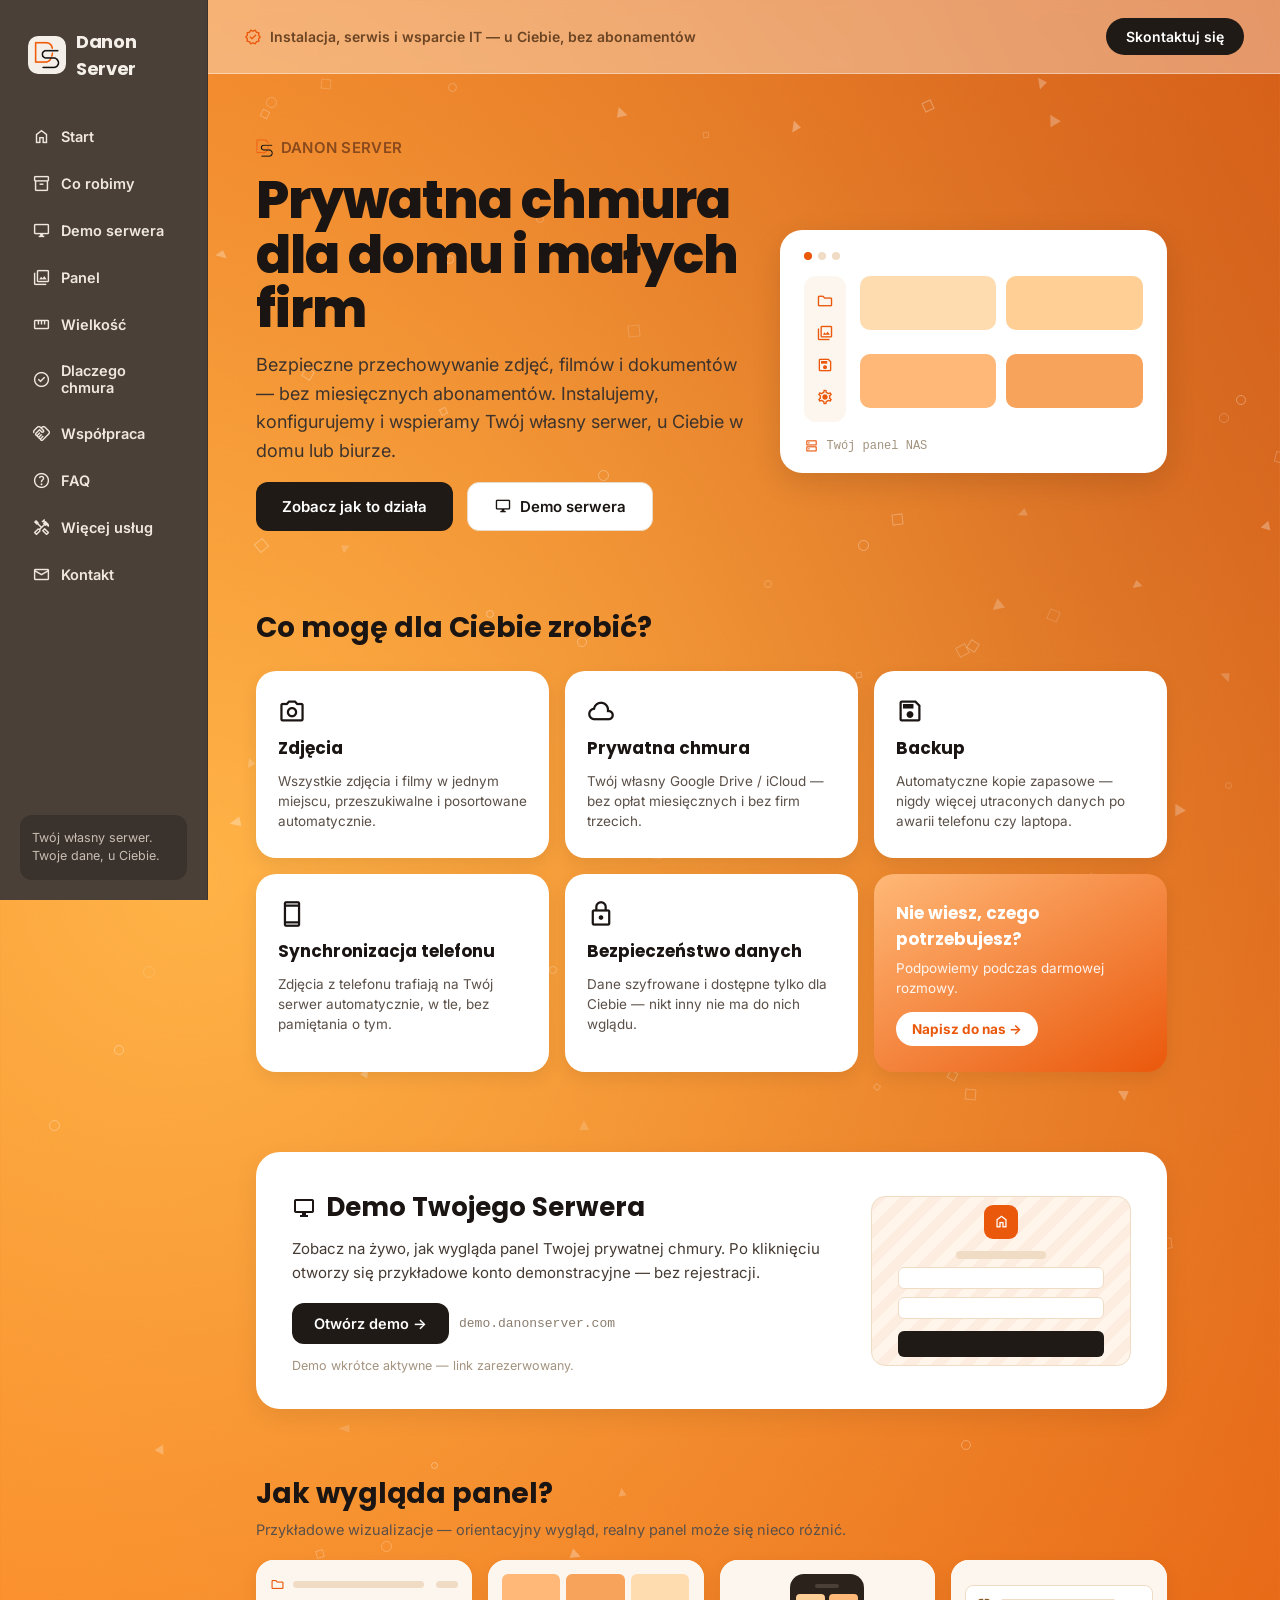
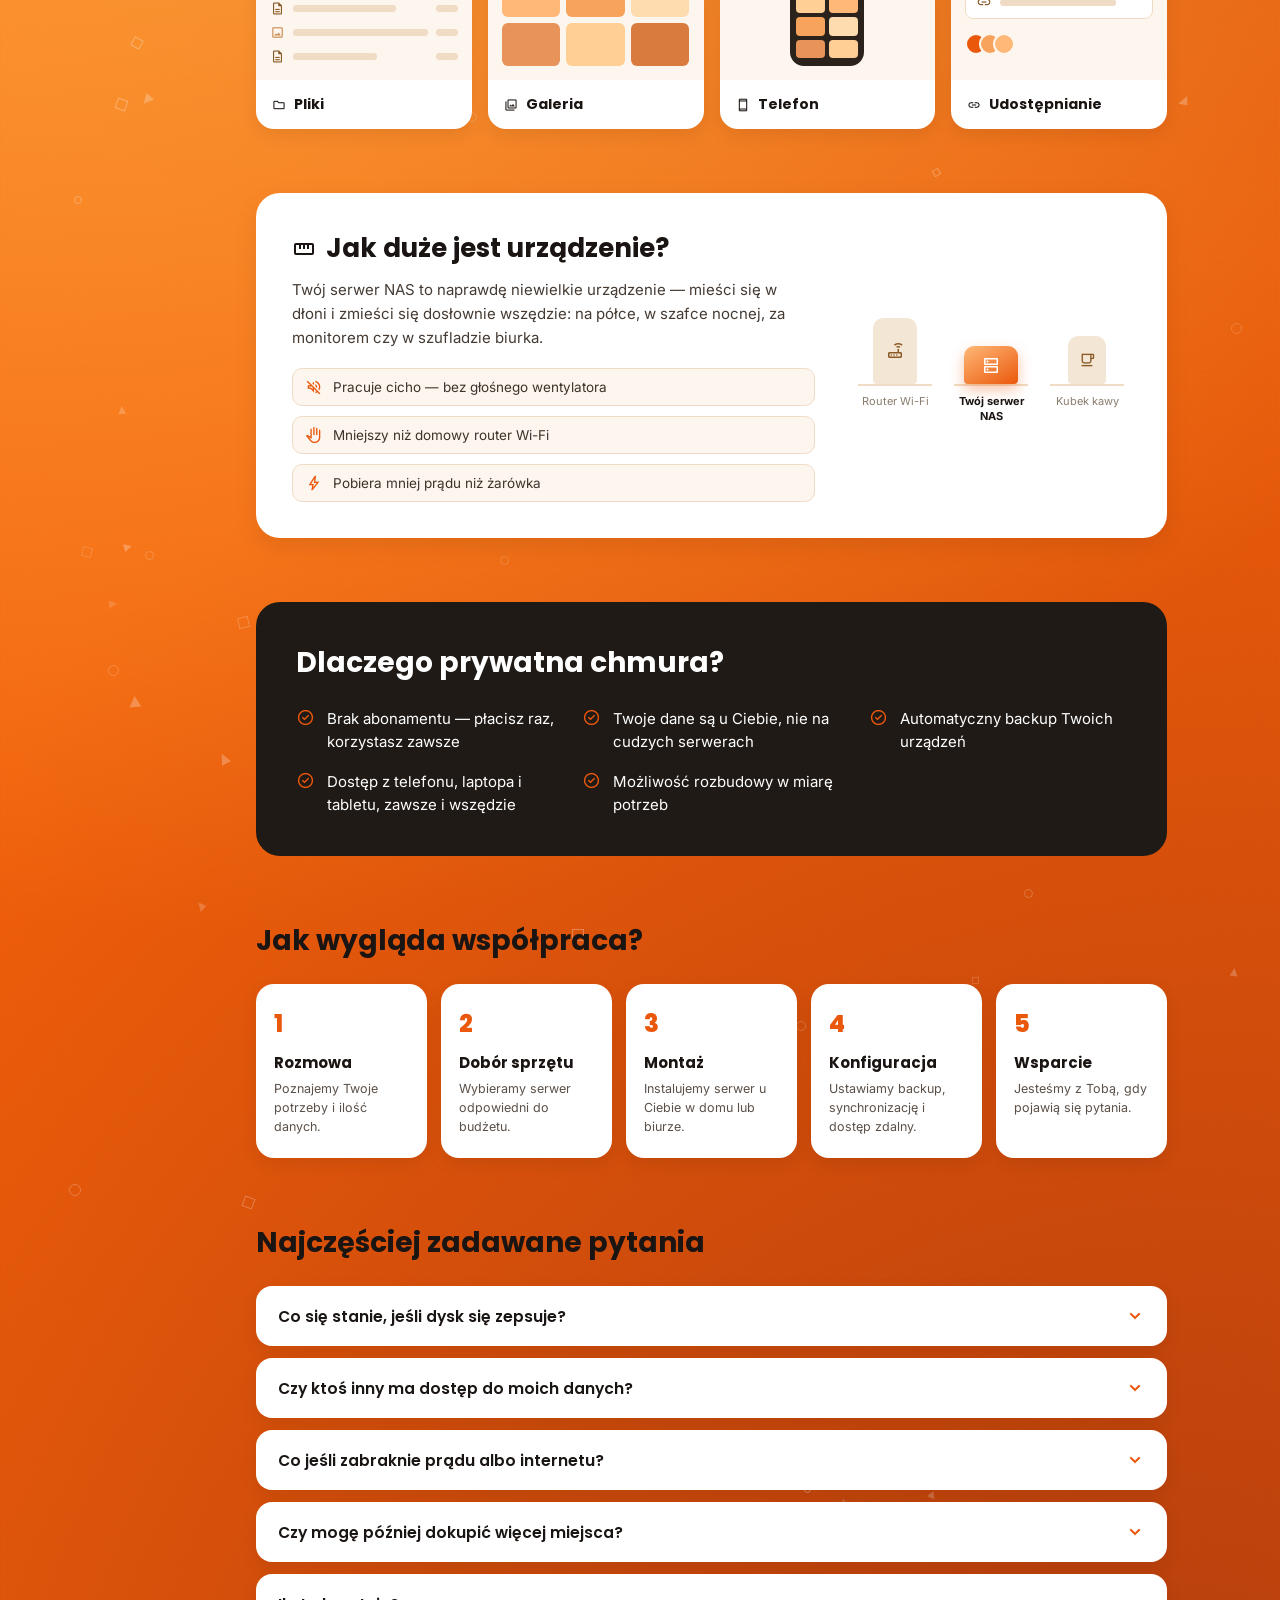
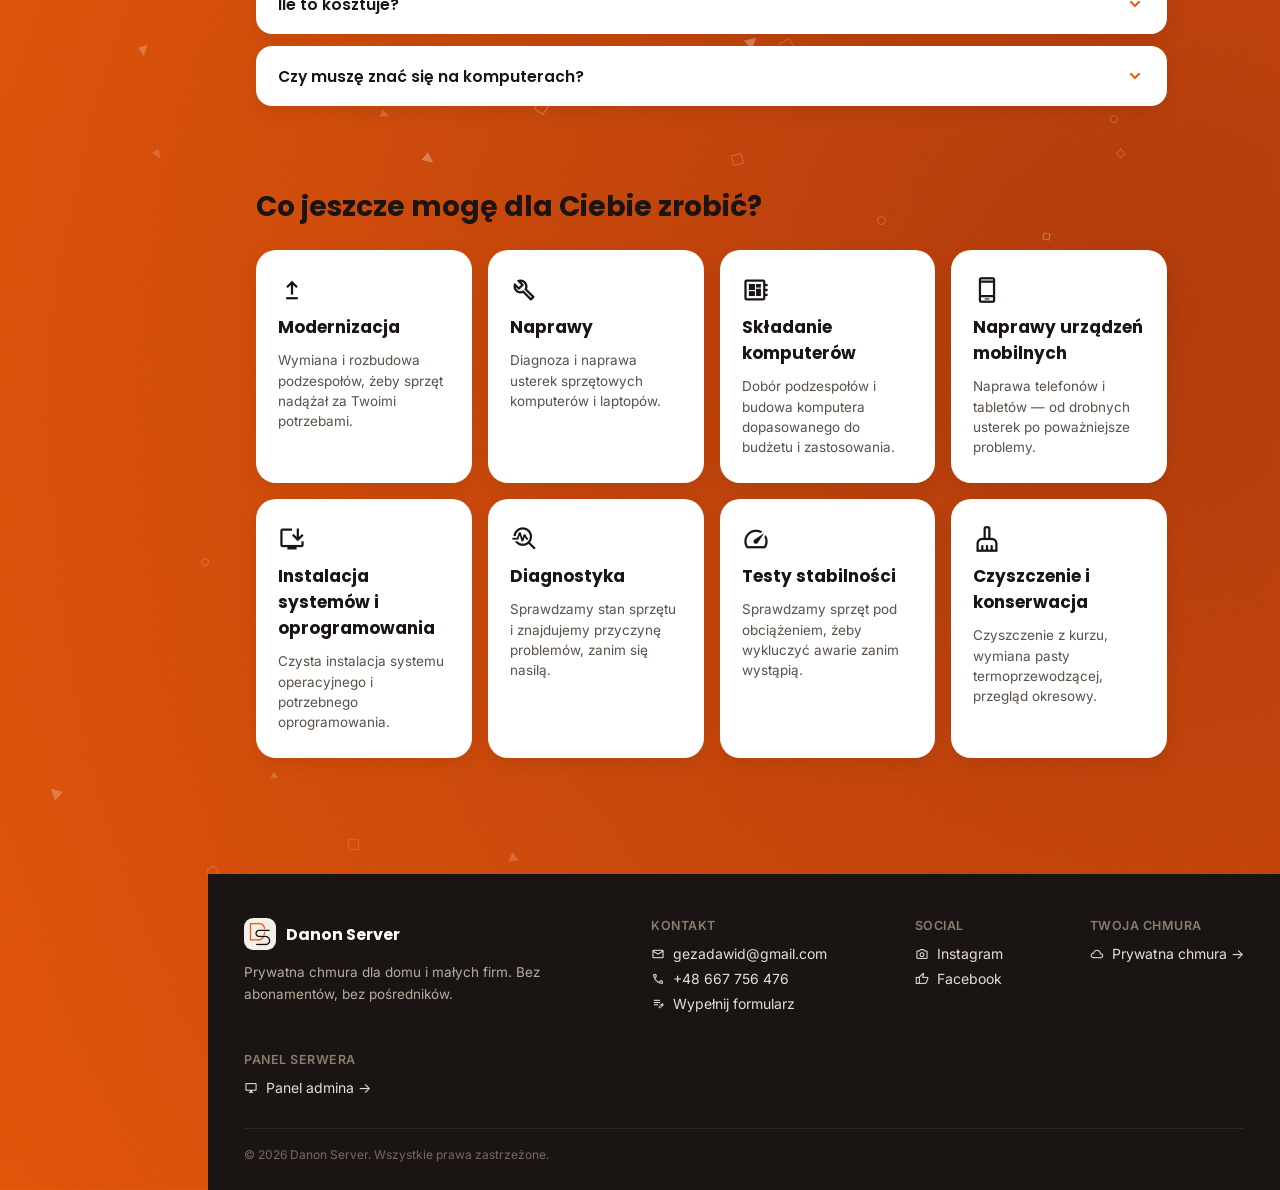
<file: index.html>
<!DOCTYPE html>
<html lang="pl">
<head>
<meta charset="utf-8">
<meta name="viewport" content="width=device-width, initial-scale=1">
<title>Danon Server — prywatna chmura dla domu i małych firm</title>
<link rel="icon" type="image/png" href="assets/logo.png">
<link rel="apple-touch-icon" href="assets/logo.png">
<meta name="description" content="Prywatna chmura NAS dla domu i małych firm — bezpieczne przechowywanie zdjęć, filmów i dokumentów bez miesięcznych abonamentów. Montaż, konfiguracja i wsparcie u Ciebie w domu lub biurze.">
<meta property="og:type" content="website">
<meta property="og:locale" content="pl_PL">
<meta property="og:title" content="Danon Server — prywatna chmura dla domu i małych firm">
<meta property="og:description" content="Bezpieczne przechowywanie zdjęć, filmów i dokumentów bez miesięcznych abonamentów. Montaż, konfiguracja i wsparcie Twojego własnego serwera NAS.">
<meta property="og:image" content="assets/og-image.png">
<meta name="twitter:card" content="summary_large_image">
<meta name="twitter:title" content="Danon Server — prywatna chmura dla domu i małych firm">
<meta name="twitter:description" content="Bezpieczne przechowywanie zdjęć, filmów i dokumentów bez miesięcznych abonamentów.">
<meta name="twitter:image" content="assets/og-image.png">
<link rel="preconnect" href="https://fonts.googleapis.com">
<link href="https://fonts.googleapis.com/css2?family=Poppins:wght@500;600;700;800&family=Inter:wght@400;500;600&display=swap" rel="stylesheet">
<link href="https://fonts.googleapis.com/css2?family=Material+Symbols+Outlined:opsz,wght,FILL,GRAD@24,400,0,0" rel="stylesheet">
<link rel="stylesheet" href="css/style.css">
</head>
<body>

<div class="page">

  <div class="bg-shapes" id="bg-shapes"></div>

  <aside class="sidebar">
    <div class="sidebar-brand">
      <div class="sidebar-brand-icon"><img src="assets/logo.png" alt="Danon Server"></div>
      <div class="sidebar-brand-name">Danon Server</div>
    </div>

    <nav class="sidebar-nav">
      <a class="nav-link" href="#start"><span class="msi">home</span> <span class="nav-label">Start</span></a>
      <a class="nav-link" href="#usluga"><span class="msi">inventory_2</span> <span class="nav-label">Co robimy</span></a>
      <a class="nav-link" href="#demo"><span class="msi">desktop_windows</span> <span class="nav-label">Demo serwera</span></a>
      <a class="nav-link" href="#panel"><span class="msi">photo_library</span> <span class="nav-label">Panel</span></a>
      <a class="nav-link" href="#wielkosc"><span class="msi">straighten</span> <span class="nav-label">Wielkość</span></a>
      <a class="nav-link" href="#dlaczego"><span class="msi">check_circle</span> <span class="nav-label">Dlaczego chmura</span></a>
      <a class="nav-link" href="#wspolpraca"><span class="msi">handshake</span> <span class="nav-label">Współpraca</span></a>
      <a class="nav-link" href="#faq"><span class="msi">help</span> <span class="nav-label">FAQ</span></a>
      <a class="nav-link" href="#wiecej"><span class="msi">handyman</span> <span class="nav-label">Więcej usług</span></a>
      <a class="nav-link" href="#kontakt"><span class="msi">mail</span> <span class="nav-label">Kontakt</span></a>
    </nav>

    <div class="sidebar-note">Twój własny serwer.<br>Twoje dane, u Ciebie.</div>
  </aside>

  <div class="content">

    <header class="topbar">
      <div class="topbar-tagline"><span class="msi">verified</span> Instalacja, serwis i wsparcie IT — u Ciebie, bez abonamentów</div>
      <div class="topbar-actions">
        <a href="#kontakt" class="btn btn-dark" data-open-contact>Skontaktuj się</a>
      </div>
    </header>

    <main>

      <section id="start" class="hero">
        <div class="eyebrow"><img src="assets/logo-mark.png" alt="" class="eyebrow-logo"> DANON SERVER</div>
        <div class="hero-row">
          <div class="hero-text">
            <h1>Prywatna chmura<br>dla domu i małych firm</h1>
            <p>Bezpieczne przechowywanie zdjęć, filmów i dokumentów — bez miesięcznych abonamentów. Instalujemy, konfigurujemy i wspieramy Twój własny serwer, u Ciebie w domu lub biurze.</p>
            <div class="hero-actions">
              <a href="#usluga" class="btn btn-dark">Zobacz jak to działa</a>
              <a href="#demo" class="btn btn-light"><span class="msi">desktop_windows</span> Demo serwera</a>
            </div>
          </div>
          <div class="hero-graphic">
            <div class="hero-graphic-topbar"><span class="dot dot-on"></span><span class="dot"></span><span class="dot"></span></div>
            <div class="hero-graphic-body">
              <div class="hero-graphic-rail">
                <span class="msi">folder</span>
                <span class="msi">photo_library</span>
                <span class="msi">save</span>
                <span class="msi">settings</span>
              </div>
              <div class="hero-graphic-content">
                <div class="hero-graphic-tile hero-graphic-tile-a"></div>
                <div class="hero-graphic-tile hero-graphic-tile-b"></div>
                <div class="hero-graphic-tile hero-graphic-tile-c"></div>
                <div class="hero-graphic-tile hero-graphic-tile-d"></div>
              </div>
            </div>
            <div class="hero-graphic-label"><span class="msi">dns</span> Twój panel NAS</div>
          </div>
        </div>
      </section>

      <section id="usluga" class="services">
        <h2>Co mogę dla Ciebie zrobić?</h2>
        <div class="services-grid">
          <div class="card card-link">
            <div class="msi card-icon">photo_camera</div>
            <div class="card-title">Zdjęcia</div>
            <div class="card-desc">Wszystkie zdjęcia i filmy w jednym miejscu, przeszukiwalne i posortowane automatycznie.</div>
          </div>
          <div class="card card-link">
            <div class="msi card-icon">cloud</div>
            <div class="card-title">Prywatna chmura</div>
            <div class="card-desc">Twój własny Google Drive / iCloud — bez opłat miesięcznych i bez firm trzecich.</div>
          </div>
          <div class="card card-link">
            <div class="msi card-icon">save</div>
            <div class="card-title">Backup</div>
            <div class="card-desc">Automatyczne kopie zapasowe — nigdy więcej utraconych danych po awarii telefonu czy laptopa.</div>
          </div>
          <div class="card card-link">
            <div class="msi card-icon">smartphone</div>
            <div class="card-title">Synchronizacja telefonu</div>
            <div class="card-desc">Zdjęcia z telefonu trafiają na Twój serwer automatycznie, w tle, bez pamiętania o tym.</div>
          </div>
          <div class="card card-link">
            <div class="msi card-icon">lock</div>
            <div class="card-title">Bezpieczeństwo danych</div>
            <div class="card-desc">Dane szyfrowane i dostępne tylko dla Ciebie — nikt inny nie ma do nich wglądu.</div>
          </div>
          <div class="card card-cta">
            <div class="card-cta-title">Nie wiesz, czego potrzebujesz?</div>
            <div class="card-cta-desc">Podpowiemy podczas darmowej rozmowy.</div>
            <a href="#kontakt" class="card-cta-btn" data-open-contact>Napisz do nas →</a>
          </div>
        </div>
      </section>

      <section id="demo" class="demo">
        <div class="demo-box">
          <div class="demo-text">
            <h2><span class="msi">desktop_windows</span> Demo Twojego Serwera</h2>
            <p>Zobacz na żywo, jak wygląda panel Twojej prywatnej chmury. Po kliknięciu otworzy się przykładowe konto demonstracyjne — bez rejestracji.</p>
            <div class="demo-actions">
              <a href="https://demo.danonserver.com" class="btn btn-dark">Otwórz demo →</a>
              <span class="demo-url">demo.danonserver.com</span>
            </div>
            <div class="demo-note">Demo wkrótce aktywne — link zarezerwowany.</div>
          </div>
          <div class="demo-preview">
            <div class="mock-login">
              <div class="mock-login-logo"><span class="msi">home</span></div>
              <div class="mock-line mock-line-title"></div>
              <div class="mock-input"></div>
              <div class="mock-input"></div>
              <div class="mock-login-btn"></div>
            </div>
          </div>
        </div>
      </section>

      <section id="panel" class="panel">
        <h2>Jak wygląda panel?</h2>
        <p class="panel-subtitle">Przykładowe wizualizacje — orientacyjny wygląd, realny panel może się nieco różnić.</p>
        <div class="panel-grid">
          <div class="panel-card">
            <div class="panel-thumb panel-thumb-files">
              <div class="mock-files">
                <div class="mock-file-row"><span class="msi mock-file-icon" style="color:#ea580c;">folder</span><span class="mock-line" style="width:70%;"></span><span class="mock-line mock-line-sm"></span></div>
                <div class="mock-file-row"><span class="msi mock-file-icon" style="color:#8a5a26;">description</span><span class="mock-line" style="width:55%;"></span><span class="mock-line mock-line-sm"></span></div>
                <div class="mock-file-row"><span class="msi mock-file-icon" style="color:#c98b52;">image</span><span class="mock-line" style="width:80%;"></span><span class="mock-line mock-line-sm"></span></div>
                <div class="mock-file-row"><span class="msi mock-file-icon" style="color:#8a5a26;">description</span><span class="mock-line" style="width:45%;"></span><span class="mock-line mock-line-sm"></span></div>
              </div>
            </div>
            <div class="panel-label"><span class="msi">folder</span> Pliki</div>
          </div>
          <div class="panel-card">
            <div class="panel-thumb panel-thumb-gallery">
              <div class="mock-gallery">
                <span style="background:#ffb877;"></span><span style="background:#f7a35c;"></span><span style="background:#ffdcb0;"></span>
                <span style="background:#e8935a;"></span><span style="background:#ffcf95;"></span><span style="background:#d97b3f;"></span>
              </div>
            </div>
            <div class="panel-label"><span class="msi">photo_library</span> Galeria</div>
          </div>
          <div class="panel-card">
            <div class="panel-thumb panel-thumb-phone">
              <div class="mock-phone">
                <div class="mock-phone-notch"></div>
                <div class="mock-phone-grid">
                  <span style="background:#ffcf95;"></span><span style="background:#ffb877;"></span>
                  <span style="background:#f7a35c;"></span><span style="background:#ffdcb0;"></span>
                  <span style="background:#e8935a;"></span><span style="background:#ffcf95;"></span>
                </div>
              </div>
            </div>
            <div class="panel-label"><span class="msi">smartphone</span> Telefon</div>
          </div>
          <div class="panel-card">
            <div class="panel-thumb panel-thumb-share">
              <div class="mock-share">
                <div class="mock-share-row"><span class="msi" style="color:#8a5a26; font-size:16px;">link</span><span class="mock-line" style="width:70%;"></span></div>
                <div class="mock-share-avatars"><span></span><span></span><span></span></div>
              </div>
            </div>
            <div class="panel-label"><span class="msi">link</span> Udostępnianie</div>
          </div>
        </div>
      </section>

      <section id="wielkosc" class="size">
        <div class="size-box">
          <div class="size-text">
            <h2><span class="msi">straighten</span> Jak duże jest urządzenie?</h2>
            <p>Twój serwer NAS to naprawdę niewielkie urządzenie — mieści się w dłoni i zmieści się dosłownie wszędzie: na półce, w szafce nocnej, za monitorem czy w szufladzie biurka.</p>
            <div class="size-badges">
              <div class="size-badge"><span class="msi">volume_off</span> Pracuje cicho — bez głośnego wentylatora</div>
              <div class="size-badge"><span class="msi">back_hand</span> Mniejszy niż domowy router Wi-Fi</div>
              <div class="size-badge"><span class="msi">bolt</span> Pobiera mniej prądu niż żarówka</div>
            </div>
          </div>
          <div class="size-compare">
            <div class="size-compare-item">
              <div class="size-shape-slot"><div class="size-shape size-shape-router"><span class="msi">router</span></div></div>
              <div class="size-compare-label">Router Wi-Fi</div>
            </div>
            <div class="size-compare-item">
              <div class="size-shape-slot"><div class="size-shape size-shape-nas"><span class="msi">dns</span></div></div>
              <div class="size-compare-label size-compare-label-main">Twój serwer NAS</div>
            </div>
            <div class="size-compare-item">
              <div class="size-shape-slot"><div class="size-shape size-shape-cup"><span class="msi">local_cafe</span></div></div>
              <div class="size-compare-label">Kubek kawy</div>
            </div>
          </div>
        </div>
      </section>

      <section id="dlaczego" class="why">
        <div class="why-box">
          <h2>Dlaczego prywatna chmura?</h2>
          <div class="why-grid">
            <div class="why-item"><span class="msi">check_circle</span><span>Brak abonamentu — płacisz raz, korzystasz zawsze</span></div>
            <div class="why-item"><span class="msi">check_circle</span><span>Twoje dane są u Ciebie, nie na cudzych serwerach</span></div>
            <div class="why-item"><span class="msi">check_circle</span><span>Automatyczny backup Twoich urządzeń</span></div>
            <div class="why-item"><span class="msi">check_circle</span><span>Dostęp z telefonu, laptopa i tabletu, zawsze i wszędzie</span></div>
            <div class="why-item"><span class="msi">check_circle</span><span>Możliwość rozbudowy w miarę potrzeb</span></div>
          </div>
        </div>
      </section>

      <section id="wspolpraca" class="process">
        <h2>Jak wygląda współpraca?</h2>
        <div class="process-grid">
          <div class="process-card">
            <div class="process-num">1</div>
            <div class="process-title">Rozmowa</div>
            <div class="process-desc">Poznajemy Twoje potrzeby i ilość danych.</div>
          </div>
          <div class="process-card">
            <div class="process-num">2</div>
            <div class="process-title">Dobór sprzętu</div>
            <div class="process-desc">Wybieramy serwer odpowiedni do budżetu.</div>
          </div>
          <div class="process-card">
            <div class="process-num">3</div>
            <div class="process-title">Montaż</div>
            <div class="process-desc">Instalujemy serwer u Ciebie w domu lub biurze.</div>
          </div>
          <div class="process-card">
            <div class="process-num">4</div>
            <div class="process-title">Konfiguracja</div>
            <div class="process-desc">Ustawiamy backup, synchronizację i dostęp zdalny.</div>
          </div>
          <div class="process-card">
            <div class="process-num">5</div>
            <div class="process-title">Wsparcie</div>
            <div class="process-desc">Jesteśmy z Tobą, gdy pojawią się pytania.</div>
          </div>
        </div>
      </section>

      <section id="faq" class="faq">
        <h2>Najczęściej zadawane pytania</h2>
        <div class="faq-list">
          <details class="faq-item">
            <summary>Co się stanie, jeśli dysk się zepsuje?</summary>
            <div class="faq-answer">W zależności od wybranej konfiguracji dane mogą być zabezpieczone kopią zapasową lub redundancją dysków (RAID) — dobieramy to podczas pierwszej rozmowy, tak żeby ryzyko utraty danych było jak najmniejsze. W razie awarii pomagamy w wymianie sprzętu.</div>
          </details>
          <details class="faq-item">
            <summary>Czy ktoś inny ma dostęp do moich danych?</summary>
            <div class="faq-answer">Nie. Dane trafiają wyłącznie na Twój prywatny serwer, u Ciebie w domu lub biurze — nie przechodzą przez zewnętrzne firmy ani chmury publiczne.</div>
          </details>
          <details class="faq-item">
            <summary>Co jeśli zabraknie prądu albo internetu?</summary>
            <div class="faq-answer">Serwer wznawia pracę automatycznie po przywróceniu zasilania. Bez internetu nie zadziała zdalny dostęp spoza domu, ale pliki dostępne w Twojej sieci lokalnej pozostają na miejscu.</div>
          </details>
          <details class="faq-item">
            <summary>Czy mogę później dokupić więcej miejsca?</summary>
            <div class="faq-answer">Tak — to jedna z głównych zalet własnego serwera. W miarę potrzeb możemy rozbudować przestrzeń dyskową, bez przenoszenia się na inną usługę.</div>
          </details>
          <details class="faq-item">
            <summary>Ile to kosztuje?</summary>
            <div class="faq-answer">Cena zależy od wybranego sprzętu i zakresu usługi (montaż, konfiguracja, wsparcie). Najlepiej ustalić to podczas krótkiej, darmowej rozmowy — <a href="#kontakt" data-open-contact>napisz do nas</a>.</div>
          </details>
          <details class="faq-item">
            <summary>Czy muszę znać się na komputerach?</summary>
            <div class="faq-answer">Nie. Całą instalację i konfigurację robimy za Ciebie, a panel jest prosty w obsłudze — podobnie jak aplikacja w telefonie.</div>
          </details>
        </div>
      </section>

      <section id="wiecej" class="services">
        <h2>Co jeszcze mogę dla Ciebie zrobić?</h2>
        <div class="services-grid services-grid-4">
          <div class="card card-link">
            <div class="msi card-icon">upgrade</div>
            <div class="card-title">Modernizacja</div>
            <div class="card-desc">Wymiana i rozbudowa podzespołów, żeby sprzęt nadążał za Twoimi potrzebami.</div>
          </div>
          <div class="card card-link">
            <div class="msi card-icon">build</div>
            <div class="card-title">Naprawy</div>
            <div class="card-desc">Diagnoza i naprawa usterek sprzętowych komputerów i laptopów.</div>
          </div>
          <div class="card card-link">
            <div class="msi card-icon">developer_board</div>
            <div class="card-title">Składanie komputerów</div>
            <div class="card-desc">Dobór podzespołów i budowa komputera dopasowanego do budżetu i zastosowania.</div>
          </div>
          <div class="card card-link">
            <div class="msi card-icon">phone_android</div>
            <div class="card-title">Naprawy urządzeń mobilnych</div>
            <div class="card-desc">Naprawa telefonów i tabletów — od drobnych usterek po poważniejsze problemy.</div>
          </div>
          <div class="card card-link">
            <div class="msi card-icon">install_desktop</div>
            <div class="card-title">Instalacja systemów i oprogramowania</div>
            <div class="card-desc">Czysta instalacja systemu operacyjnego i potrzebnego oprogramowania.</div>
          </div>
          <div class="card card-link">
            <div class="msi card-icon">troubleshoot</div>
            <div class="card-title">Diagnostyka</div>
            <div class="card-desc">Sprawdzamy stan sprzętu i znajdujemy przyczynę problemów, zanim się nasilą.</div>
          </div>
          <div class="card card-link">
            <div class="msi card-icon">speed</div>
            <div class="card-title">Testy stabilności</div>
            <div class="card-desc">Sprawdzamy sprzęt pod obciążeniem, żeby wykluczyć awarie zanim wystąpią.</div>
          </div>
          <div class="card card-link">
            <div class="msi card-icon">cleaning_services</div>
            <div class="card-title">Czyszczenie i konserwacja</div>
            <div class="card-desc">Czyszczenie z kurzu, wymiana pasty termoprzewodzącej, przegląd okresowy.</div>
          </div>
        </div>
      </section>

    </main>

    <footer id="kontakt" class="footer">
      <div class="footer-row">
        <div class="footer-brand">
          <div class="footer-brand-head">
            <div class="footer-brand-icon"><img src="assets/logo.png" alt="Danon Server"></div>
            <div class="footer-brand-name">Danon Server</div>
          </div>
          <div class="footer-brand-desc">Prywatna chmura dla domu i małych firm. Bez abonamentów, bez pośredników.</div>
        </div>
        <div class="footer-col">
          <div class="footer-col-title">KONTAKT</div>
          <a href="mailto:gezadawid@gmail.com"><span class="msi">mail</span> gezadawid@gmail.com</a>
          <a href="tel:+48667756476"><span class="msi">call</span> +48 667 756 476</a>
          <a href="#kontakt" data-open-contact><span class="msi">edit_note</span> Wypełnij formularz</a>
        </div>
        <div class="footer-col">
          <div class="footer-col-title">SOCIAL</div>
          <a href="https://instagram.com/danonserver"><span class="msi">photo_camera</span> Instagram</a>
          <a href="https://facebook.com/danonserver"><span class="msi">thumb_up</span> Facebook</a>
        </div>
        <div class="footer-col">
          <div class="footer-col-title">TWOJA CHMURA</div>
          <a href="https://nextcloud.danonserver.com"><span class="msi">cloud</span> Prywatna chmura →</a>
        </div>
        <div class="footer-col">
          <div class="footer-col-title">PANEL SERWERA</div>
          <a href="http://192.168.0.199:3000/"><span class="msi">desktop_windows</span> Panel admina →</a>
        </div>
      </div>
      <div class="footer-bottom">© 2026 Danon Server. Wszystkie prawa zastrzeżone.</div>
    </footer>

  </div>
</div>

<div class="modal-overlay" id="contact-modal" hidden>
  <div class="modal" role="dialog" aria-modal="true" aria-labelledby="contact-modal-title">
    <button type="button" class="modal-close" id="contact-modal-close" aria-label="Zamknij formularz">
      <span class="msi">close</span>
    </button>

    <div id="contact-form-wrap">
      <h3 id="contact-modal-title">Skontaktuj się z nami</h3>
      <p class="modal-sub">Zostaw namiary — oddzwonimy lub napiszemy z wyceną dopasowaną do Twoich potrzeb.</p>

      <form id="contact-form" novalidate>
        <label class="form-label">
          E-mail lub numer telefonu *
          <input type="text" name="contact" id="contact-field" required placeholder="np. jan@przyklad.pl lub 600 000 000">
        </label>

        <fieldset class="form-fieldset">
          <legend>Do czego potrzebujesz serwera?</legend>
          <div class="pill-row">
            <label class="radio-pill"><input type="radio" name="usage" value="Dom" checked><span>Dom</span></label>
            <label class="radio-pill"><input type="radio" name="usage" value="Firma"><span>Firma</span></label>
          </div>
        </fieldset>

        <fieldset class="form-fieldset">
          <legend>Ile miejsca potrzebujesz?</legend>
          <div class="pill-row">
            <label class="radio-pill"><input type="radio" name="storage" value="500 GB"><span>500 GB</span></label>
            <label class="radio-pill"><input type="radio" name="storage" value="1 TB" checked><span>1 TB</span></label>
            <label class="radio-pill"><input type="radio" name="storage" value="2 TB"><span>2 TB</span></label>
            <label class="radio-pill"><input type="radio" name="storage" value="4 TB+"><span>4 TB+</span></label>
            <label class="radio-pill"><input type="radio" name="storage" value="Nie wiem"><span>Nie wiem</span></label>
          </div>
        </fieldset>

        <label class="form-label">
          Preferowana pora kontaktu
          <select name="when">
            <option value="Dowolna pora">Dowolna pora</option>
            <option value="8:00–12:00">8:00–12:00</option>
            <option value="12:00–16:00">12:00–16:00</option>
            <option value="16:00–20:00">16:00–20:00</option>
            <option value="Inna – napiszę w wiadomości">Inna – napiszę w wiadomości</option>
          </select>
        </label>

        <fieldset class="form-fieldset">
          <legend>Jak wolisz, żebyśmy się odezwali?</legend>
          <div class="pill-row">
            <label class="radio-pill"><input type="radio" name="method" value="E-mail" checked><span>E-mail</span></label>
            <label class="radio-pill"><input type="radio" name="method" value="SMS"><span>SMS</span></label>
            <label class="radio-pill"><input type="radio" name="method" value="Telefonicznie"><span>Telefonicznie</span></label>
          </div>
        </fieldset>

        <label class="form-label">
          Wiadomość (opcjonalnie)
          <textarea name="message" rows="3" placeholder="Opisz w skrócie swoją sytuację albo zadaj pytanie…"></textarea>
        </label>

        <label class="checkbox-row">
          <input type="checkbox" name="moreInfo">
          <span>Chcę otrzymać więcej informacji o usłudze, zanim porozmawiamy</span>
        </label>

        <div class="form-error" id="contact-form-error" hidden>Podaj e-mail lub numer telefonu, żebyśmy mogli się z Tobą skontaktować.</div>

        <button type="submit" class="btn btn-dark form-submit">Wyślij zapytanie</button>
      </form>
    </div>

    <div id="contact-form-done" class="contact-done" hidden>
      <span class="msi contact-done-icon">check_circle</span>
      <h3>Otwieramy wiadomość e-mail</h3>
      <p>Przygotowaliśmy gotową wiadomość z Twoimi odpowiedziami — wystarczy ją wysłać z Twojego programu pocztowego. Odezwiemy się najszybciej jak to możliwe.</p>
      <button type="button" class="btn btn-light" id="contact-form-close-done">Zamknij</button>
    </div>
  </div>
</div>

<script src="js/main.js"></script>
</body>
</html>
</file>
<file: css/style.css>
:root {
  --sidebar-w: 208px;
}

* { box-sizing: border-box; }

html, body {
  margin: 0;
  background: #0d0d0d;
  overflow-x: hidden;
  scroll-behavior: smooth;
}

body {
  font-family: 'Inter', sans-serif;
  color: #262220;
}

a { color: #c2410c; text-decoration: none; }
a:hover { color: #ea580c; }
::placeholder { color: #a3a3a3; }

.msi {
  font-family: 'Material Symbols Outlined';
  font-weight: 400;
  font-style: normal;
  line-height: 1;
  vertical-align: middle;
  display: inline-block;
}

/* ---------- page / background ---------- */

.page {
  display: flex;
  min-height: 100vh;
  position: relative;
  overflow-x: hidden;
  background:
    radial-gradient(circle at 15% 20%, #ffb347 0%, transparent 45%),
    radial-gradient(circle at 85% 10%, #c1440e 0%, transparent 40%),
    radial-gradient(circle at 90% 80%, #b23c0d 0%, transparent 45%),
    linear-gradient(135deg, #ff7a1a 0%, #f2600a 45%, #e0540a 100%);
}

.bg-shapes {
  position: absolute;
  inset: 0;
  pointer-events: none;
  z-index: 1;
  overflow: hidden;
}

.bg-shapes span {
  position: absolute;
}

/* ---------- sidebar ---------- */

.sidebar {
  width: var(--sidebar-w);
  background: #4a4038;
  border-right: 1px solid #3a322c;
  padding: 28px 20px 20px;
  display: flex;
  flex-direction: column;
  gap: 6px;
  position: fixed;
  left: 0;
  top: 0;
  height: 100vh;
  overflow-y: auto;
  z-index: 10;
}

.sidebar-brand {
  display: flex;
  align-items: center;
  gap: 10px;
  margin-bottom: 28px;
  padding: 0 8px;
}

.sidebar-brand-icon {
  width: 38px;
  height: 38px;
  border-radius: 10px;
  display: flex;
  align-items: center;
  justify-content: center;
  flex: 0 0 auto;
  overflow: hidden;
}
.sidebar-brand-icon img { width: 100%; height: 100%; object-fit: cover; }

.sidebar-brand-name {
  font-family: 'Poppins', sans-serif;
  font-weight: 700;
  font-size: 18px;
  color: #f5efe9;
  letter-spacing: -0.02em;
}

.sidebar-nav {
  display: flex;
  flex-direction: column;
  gap: 6px;
}

.nav-link {
  padding: 11px 12px;
  border-radius: 10px;
  font-weight: 600;
  font-size: 14.5px;
  color: #f0e8e0;
  display: flex;
  align-items: center;
  gap: 10px;
}

.nav-link .msi { font-size: 19px; }
.nav-link:hover { background: rgba(255,255,255,0.08); color: #f0e8e0; }

.sidebar-note {
  margin-top: auto;
  padding: 14px 12px;
  background: #3a322c;
  border-radius: 12px;
  font-size: 12.5px;
  color: #c9beb4;
  line-height: 1.5;
  flex-shrink: 0;
}

/* ---------- content ---------- */

.content {
  flex: 1;
  display: flex;
  flex-direction: column;
  min-width: 0;
  overflow-x: hidden;
  margin-left: var(--sidebar-w);
  position: relative;
  z-index: 2;
}

.topbar {
  display: flex;
  align-items: center;
  gap: 16px;
  padding: 18px 36px;
  background: rgba(255,255,255,0.35);
  backdrop-filter: blur(6px);
  border-bottom: 1px solid rgba(255,255,255,0.4);
  position: sticky;
  top: 0;
  z-index: 5;
}

.topbar-tagline {
  flex: 1 1 auto;
  min-width: 0;
  display: flex;
  align-items: center;
  gap: 8px;
  font-size: 14px;
  font-weight: 600;
  color: #6b4423;
}
.topbar-tagline .msi { font-size: 18px; color: #ea580c; flex: 0 0 auto; }

.topbar-actions {
  margin-left: auto;
  display: flex;
  gap: 10px;
  flex-shrink: 0;
}

.btn {
  font-weight: 600;
  transition: background .15s;
  display: inline-flex;
  align-items: center;
  gap: 8px;
}

.btn-dark {
  background: #1f1a16;
  color: #fff;
  font-size: 14px;
  padding: 10px 20px;
  border-radius: 999px;
}
.btn-dark:hover { background: #1f1f1f; color: #fff; }

main {
  padding: 0 113px 80px 48px;
  max-width: 100%;
  width: 100%;
}

section { scroll-margin-top: 90px; }

/* ---------- hero ---------- */

.hero {
  padding: 64px 0 40px;
  display: flex;
  flex-direction: column;
  gap: 16px;
}

.eyebrow {
  font-size: 15px;
  font-weight: 600;
  color: #8a4a1d;
  letter-spacing: 0.02em;
  display: flex;
  align-items: center;
  gap: 8px;
}
.eyebrow .msi { font-size: 16px; }
.eyebrow-logo { height: 18px; width: auto; display: block; }

.hero-row {
  display: flex;
  align-items: center;
  justify-content: flex-start;
  gap: 36px;
  flex-wrap: wrap;
}

.hero-text {
  flex: 1 1 480px;
  min-width: 280px;
  max-width: 720px;
}

.hero-text h1 {
  font-family: 'Poppins', sans-serif;
  font-size: 52px;
  font-weight: 800;
  line-height: 1.05;
  margin: 0;
  color: #1a1512;
  letter-spacing: -0.02em;
}

.hero-text p {
  font-size: 18px;
  line-height: 1.6;
  color: #3d332c;
  max-width: 600px;
  margin: 14px 0 8px;
}

.hero-actions {
  display: flex;
  gap: 14px;
  margin-top: 16px;
}

.btn-dark.hero-actions,
.hero-actions .btn-dark {
  font-size: 15px;
  padding: 14px 26px;
  border-radius: 12px;
}

.btn-light {
  background: #fff;
  color: #1a1512;
  font-size: 15px;
  padding: 14px 26px;
  border-radius: 12px;
  border: 1px solid #eadbc8;
}
.btn-light .msi { font-size: 18px; }

.hero-graphic {
  flex: 1 1 380px;
  max-width: 420px;
  min-width: 300px;
  display: flex;
  flex-direction: column;
  gap: 16px;
  background: #fff;
  border-radius: 22px;
  padding: 22px 24px 20px;
  box-shadow: 0 10px 30px rgba(0,0,0,0.12);
}

.hero-graphic-topbar { display: flex; gap: 6px; }

.dot {
  width: 8px;
  height: 8px;
  border-radius: 50%;
  background: #f0dcc4;
  flex: 0 0 auto;
}
.dot-on { background: #ea580c; }

.hero-graphic-body {
  display: flex;
  gap: 14px;
}

.hero-graphic-rail {
  flex: 0 0 auto;
  display: flex;
  flex-direction: column;
  justify-content: center;
  gap: 14px;
  background: #fdf6ee;
  border-radius: 12px;
  padding: 16px 12px;
}
.hero-graphic-rail .msi { font-size: 18px; color: #ea580c; }

.hero-graphic-content {
  flex: 1;
  display: grid;
  grid-template-columns: repeat(2, 1fr);
  gap: 10px;
}

.hero-graphic-tile { border-radius: 10px; height: 54px; }
.hero-graphic-tile-a { background: #ffdcb0; }
.hero-graphic-tile-b { background: #ffcf95; }
.hero-graphic-tile-c { background: #ffb877; }
.hero-graphic-tile-d { background: #f7a35c; }

.hero-graphic-label {
  display: flex;
  align-items: center;
  gap: 8px;
  font-size: 12px;
  color: #a3937f;
  font-family: monospace;
}
.hero-graphic-label .msi { font-size: 15px; color: #ea580c; }

/* ---------- services ---------- */

.services { padding: 36px 0; }

.services h2 {
  font-family: 'Poppins', sans-serif;
  font-size: 28px;
  font-weight: 700;
  color: #1a1512;
  margin: 0 0 22px;
}

.services-grid {
  display: grid;
  grid-template-columns: repeat(3, 1fr);
  gap: 16px;
}

.services-grid-4 { grid-template-columns: repeat(4, 1fr); }

.card {
  background: #fff;
  border-radius: 20px;
  padding: 26px 22px;
  display: flex;
  flex-direction: column;
  gap: 10px;
  box-shadow: 0 6px 18px rgba(0,0,0,0.08);
}

.card-link { transition: all .18s; }
.card-link:hover { transform: translateY(-3px); box-shadow: 0 14px 30px rgba(0,0,0,0.18); }

.card-icon { font-size: 28px; color: #1a1512; }

.card-title {
  font-family: 'Poppins', sans-serif;
  font-weight: 700;
  font-size: 17px;
  color: #1a1512;
}

.card-desc {
  font-size: 13.5px;
  color: #5b5048;
  line-height: 1.5;
}

.card-cta {
  background: linear-gradient(150deg, #ffb877, #ea580c);
  border-radius: 20px;
  padding: 26px 22px;
  display: flex;
  flex-direction: column;
  justify-content: center;
  gap: 6px;
  color: #fff;
}

.card-cta-title {
  font-family: 'Poppins', sans-serif;
  font-weight: 700;
  font-size: 17px;
}

.card-cta-desc {
  font-size: 13.5px;
  opacity: 0.9;
  line-height: 1.5;
}

.card-cta-btn {
  margin-top: 8px;
  align-self: flex-start;
  background: #fff;
  color: #ea580c;
  font-weight: 700;
  font-size: 13.5px;
  padding: 9px 16px;
  border-radius: 999px;
}
.card-cta-btn:hover { color: #ea580c; }

/* ---------- demo ---------- */

.demo { padding: 44px 0; }

.demo-box {
  background: #fff;
  border-radius: 24px;
  padding: 36px;
  box-shadow: 0 8px 24px rgba(0,0,0,0.08);
  display: flex;
  align-items: center;
  gap: 32px;
  flex-wrap: wrap;
}

.demo-text { flex: 1; min-width: 260px; }

.demo-text h2 {
  font-family: 'Poppins', sans-serif;
  font-size: 26px;
  font-weight: 700;
  color: #1a1512;
  margin: 0 0 10px;
  display: flex;
  align-items: center;
  gap: 10px;
}
.demo-text h2 .msi { font-size: 24px; }

.demo-text p {
  font-size: 15px;
  line-height: 1.6;
  color: #453b33;
  margin: 0 0 18px;
}

.demo-actions {
  display: flex;
  gap: 10px;
  flex-wrap: wrap;
  align-items: center;
}

.demo-actions .btn-dark {
  font-size: 14.5px;
  padding: 12px 22px;
  border-radius: 12px;
}

.demo-url {
  font-size: 13px;
  color: #8a7c6e;
  font-family: monospace;
}

.demo-note {
  margin-top: 14px;
  font-size: 12.5px;
  color: #a3937f;
}

.demo-preview {
  flex: 0 0 260px;
  height: 170px;
  border-radius: 14px;
  background: repeating-linear-gradient(135deg, #fdece0, #fdece0 10px, #fff5ea 10px, #fff5ea 20px);
  border: 1px solid #f0dcc4;
  display: flex;
  align-items: center;
  justify-content: center;
  font-family: monospace;
  font-size: 12px;
  color: #a3937f;
  text-align: center;
  padding: 12px;
}

/* ---------- panel ---------- */

.panel { padding: 20px 0 44px; }

.panel h2 {
  font-family: 'Poppins', sans-serif;
  font-size: 28px;
  font-weight: 700;
  color: #1a1512;
  margin: 0 0 6px;
}

.panel-subtitle {
  font-size: 14.5px;
  color: #5b5048;
  margin: 0 0 22px;
}

.panel-grid {
  display: grid;
  grid-template-columns: repeat(4, 1fr);
  gap: 16px;
}

.panel-card {
  background: #fff;
  border-radius: 18px;
  overflow: hidden;
  box-shadow: 0 6px 18px rgba(0,0,0,0.08);
}

.panel-thumb {
  height: 120px;
  display: flex;
  align-items: center;
  justify-content: center;
  font-family: monospace;
  font-size: 11px;
  text-align: center;
  padding: 0 8px;
}

.panel-thumb-files, .panel-thumb-gallery, .panel-thumb-phone, .panel-thumb-share {
  background: #fdf6ee;
  padding: 14px;
}

/* -- files mockup -- */

.mock-files {
  width: 100%;
  display: flex;
  flex-direction: column;
  gap: 9px;
}

.mock-file-row {
  display: flex;
  align-items: center;
  gap: 8px;
}

.mock-file-icon { font-size: 15px; flex: 0 0 auto; }

.mock-line {
  height: 7px;
  border-radius: 4px;
  background: #f0dcc4;
  display: inline-block;
}

.mock-line-sm { width: 22px; margin-left: auto; flex: 0 0 auto; }

/* -- gallery mockup -- */

.mock-gallery {
  width: 100%;
  height: 100%;
  display: grid;
  grid-template-columns: repeat(3, 1fr);
  gap: 6px;
}

.mock-gallery span { border-radius: 6px; }

/* -- phone mockup -- */

.mock-phone {
  width: 74px;
  height: 100%;
  margin: 0 auto;
  background: #2a221b;
  border-radius: 14px;
  padding: 10px 6px 8px;
  display: flex;
  flex-direction: column;
  align-items: center;
  gap: 6px;
  box-sizing: border-box;
}

.mock-phone-notch {
  width: 24px;
  height: 4px;
  border-radius: 3px;
  background: #4a4038;
  flex: 0 0 auto;
}

.mock-phone-grid {
  flex: 1;
  width: 100%;
  display: grid;
  grid-template-columns: repeat(2, 1fr);
  gap: 4px;
}

.mock-phone-grid span { border-radius: 4px; }

/* -- share mockup -- */

.mock-share {
  width: 100%;
  display: flex;
  flex-direction: column;
  justify-content: center;
  gap: 14px;
}

.mock-share-row {
  display: flex;
  align-items: center;
  gap: 8px;
  background: #fff;
  border: 1px solid #f0dcc4;
  border-radius: 8px;
  padding: 8px 10px;
}

.mock-share-avatars {
  display: flex;
}

.mock-share-avatars span {
  width: 22px;
  height: 22px;
  border-radius: 50%;
  background: #ea580c;
  border: 2px solid #fdf6ee;
  margin-left: -8px;
}
.mock-share-avatars span:first-child { margin-left: 0; }
.mock-share-avatars span:nth-child(2) { background: #f7a35c; }
.mock-share-avatars span:nth-child(3) { background: #ffb877; }

/* -- login mockup (demo section) -- */

.mock-login {
  width: 100%;
  display: flex;
  flex-direction: column;
  align-items: center;
  gap: 8px;
}

.mock-login-logo {
  width: 34px;
  height: 34px;
  border-radius: 9px;
  background: #ea580c;
  color: #fff;
  font-size: 17px;
  display: flex;
  align-items: center;
  justify-content: center;
  margin-bottom: 4px;
}

.mock-line-title {
  width: 90px;
  height: 8px;
}

.mock-input {
  width: 88%;
  height: 22px;
  border-radius: 6px;
  background: #fff;
  border: 1px solid #f0dcc4;
}

.mock-login-btn {
  width: 88%;
  height: 26px;
  border-radius: 6px;
  background: #1f1a16;
  margin-top: 4px;
}

.panel-label {
  padding: 14px 16px;
  font-family: 'Poppins', sans-serif;
  font-weight: 700;
  font-size: 14px;
  color: #1a1512;
  display: flex;
  align-items: center;
  gap: 8px;
}

/* ---------- size comparison ---------- */

.size { padding: 20px 0 44px; }

.size-box {
  background: #fff;
  border-radius: 24px;
  padding: 36px;
  box-shadow: 0 8px 24px rgba(0,0,0,0.08);
  display: flex;
  align-items: center;
  gap: 36px;
  flex-wrap: wrap;
}

.size-text { flex: 1; min-width: 260px; }

.size-text h2 {
  font-family: 'Poppins', sans-serif;
  font-size: 26px;
  font-weight: 700;
  color: #1a1512;
  margin: 0 0 10px;
  display: flex;
  align-items: center;
  gap: 10px;
}
.size-text h2 .msi { font-size: 24px; }

.size-text p {
  font-size: 15px;
  line-height: 1.6;
  color: #453b33;
  margin: 0 0 18px;
}

.size-badges {
  display: flex;
  flex-direction: column;
  gap: 10px;
}

.size-badge {
  display: flex;
  align-items: center;
  gap: 10px;
  font-size: 13.5px;
  color: #3d332c;
  background: #fdf6ee;
  border: 1px solid #f0dcc4;
  border-radius: 10px;
  padding: 9px 12px;
}
.size-badge .msi { color: #ea580c; font-size: 18px; }

.size-compare {
  flex: 0 0 280px;
  display: flex;
  align-items: flex-start;
  justify-content: center;
  gap: 22px;
}

.size-compare-item {
  display: flex;
  flex-direction: column;
  align-items: center;
  gap: 8px;
  width: 74px;
}

.size-shape-slot {
  height: 78px;
  width: 100%;
  display: flex;
  align-items: flex-end;
  justify-content: center;
  border-bottom: 2px solid #f0dcc4;
}

.size-shape {
  display: flex;
  align-items: center;
  justify-content: center;
  border-radius: 10px 10px 4px 4px;
  background: #f3e6d5;
  color: #8a5a26;
}

.size-shape-router { width: 44px; height: 66px; font-size: 20px; }

.size-shape-nas {
  width: 54px;
  height: 38px;
  background: linear-gradient(150deg, #ffb877, #ea580c);
  color: #fff;
  font-size: 20px;
  box-shadow: 0 6px 14px rgba(234,88,12,0.35);
}

.size-shape-cup { width: 38px; height: 48px; font-size: 18px; }

.size-compare-label {
  font-size: 11px;
  color: #8a7c6e;
  text-align: center;
  line-height: 1.3;
}
.size-compare-label-main { font-weight: 700; color: #1a1512; }

/* ---------- why ---------- */

.why { padding: 20px 0 44px; }

.why-box {
  background: #1f1a16;
  border-radius: 24px;
  padding: 40px;
  color: #fff;
}

.why-box h2 {
  font-family: 'Poppins', sans-serif;
  font-size: 28px;
  font-weight: 700;
  margin: 0 0 24px;
}

.why-grid {
  display: grid;
  grid-template-columns: repeat(3, 1fr);
  gap: 18px 28px;
}

.why-item {
  display: flex;
  gap: 12px;
  align-items: flex-start;
}

.why-item .msi { color: #ea580c; font-size: 19px; }
.why-item span:last-child { font-size: 15px; line-height: 1.5; }

/* ---------- process ---------- */

.process { padding: 20px 0 44px; }

.process h2 {
  font-family: 'Poppins', sans-serif;
  font-size: 28px;
  font-weight: 700;
  color: #1a1512;
  margin: 0 0 22px;
}

.process-grid {
  display: grid;
  grid-template-columns: repeat(5, 1fr);
  gap: 14px;
}

.process-card {
  background: #fff;
  border-radius: 18px;
  padding: 22px 18px;
  box-shadow: 0 6px 18px rgba(0,0,0,0.08);
}

.process-num {
  font-family: 'Poppins', sans-serif;
  font-weight: 800;
  font-size: 24px;
  color: #ea580c;
  margin-bottom: 10px;
}

.process-title {
  font-family: 'Poppins', sans-serif;
  font-weight: 700;
  font-size: 15px;
  color: #1a1512;
  margin-bottom: 6px;
}

.process-desc {
  font-size: 12.5px;
  color: #5b5048;
  line-height: 1.5;
}

/* ---------- faq ---------- */

.faq { padding: 20px 0 44px; }

.faq h2 {
  font-family: 'Poppins', sans-serif;
  font-size: 28px;
  font-weight: 700;
  color: #1a1512;
  margin: 0 0 22px;
}

.faq-list {
  display: flex;
  flex-direction: column;
  gap: 12px;
}

.faq-item {
  background: #fff;
  border-radius: 16px;
  padding: 0 22px;
  box-shadow: 0 6px 18px rgba(0,0,0,0.08);
}

.faq-item summary {
  cursor: pointer;
  list-style: none;
  padding: 18px 0;
  font-family: 'Poppins', sans-serif;
  font-weight: 600;
  font-size: 15.5px;
  color: #1a1512;
  display: flex;
  align-items: center;
  justify-content: space-between;
  gap: 12px;
}

.faq-item summary::-webkit-details-marker { display: none; }

.faq-item summary::after {
  content: 'expand_more';
  font-family: 'Material Symbols Outlined';
  font-size: 20px;
  color: #ea580c;
  flex: 0 0 auto;
  transition: transform .2s;
}

.faq-item[open] summary::after { transform: rotate(180deg); }

.faq-answer {
  font-size: 14px;
  line-height: 1.6;
  color: #5b5048;
  padding: 0 0 18px;
}

.faq-answer a { font-weight: 600; }

/* ---------- footer ---------- */

.footer {
  background: #1a1512;
  color: #fff;
  padding: 44px 36px 28px;
}

.footer-row {
  max-width: 1100px;
  display: flex;
  justify-content: space-between;
  gap: 40px;
  flex-wrap: wrap;
}

.footer-brand { max-width: 320px; }

.footer-brand-head {
  display: flex;
  align-items: center;
  gap: 10px;
  margin-bottom: 12px;
}

.footer-brand-icon {
  width: 32px;
  height: 32px;
  border-radius: 9px;
  display: flex;
  align-items: center;
  justify-content: center;
  overflow: hidden;
  flex: 0 0 auto;
}
.footer-brand-icon img { width: 100%; height: 100%; object-fit: cover; }

.footer-brand-name {
  font-family: 'Poppins', sans-serif;
  font-weight: 700;
  font-size: 16px;
}

.footer-brand-desc {
  font-size: 13.5px;
  color: #b8ab9e;
  line-height: 1.6;
}

.footer-col {
  display: flex;
  flex-direction: column;
  gap: 8px;
  font-size: 14px;
}

.footer-col-title {
  color: #8a7c6e;
  font-weight: 600;
  font-size: 12.5px;
  letter-spacing: 0.04em;
  margin-bottom: 4px;
}

.footer-col a {
  color: #e8ded4;
  display: flex;
  align-items: center;
  gap: 8px;
}
.footer-col a:hover { color: #fff; }

.footer-bottom {
  max-width: 1100px;
  margin-top: 32px;
  padding-top: 18px;
  border-top: 1px solid #2c2620;
  font-size: 12px;
  color: #786a5c;
}

/* ---------- mobile & tablet: collapsed icon-only sidebar ---------- */

@media (max-width: 1024px) {
  :root { --sidebar-w: 64px; }

  .sidebar {
    padding: 16px 8px;
    align-items: center;
    gap: 4px;
  }

  .sidebar-brand { padding: 0; margin-bottom: 18px; }
  .sidebar-brand-name,
  .nav-label,
  .sidebar-note { display: none; }

  .nav-link { justify-content: center; padding: 12px 0; width: 100%; }
  .nav-link .msi { font-size: 22px; }

  main { padding: 0 16px 56px; }

  .topbar { padding: 12px 14px; gap: 10px; }
  .search { max-width: none; padding: 9px 14px; }
  .search input { font-size: 13px; }
  .topbar-actions .btn-dark { padding: 9px 14px; font-size: 13px; white-space: nowrap; }

  .hero { padding: 32px 0 24px; }
  .hero-text { min-width: 0; flex-basis: 100%; }
  .hero-text h1 { font-size: 32px; }
  .hero-text p { font-size: 15.5px; }
  .hero-actions { flex-wrap: wrap; }
  .hero-graphic { flex-basis: 100%; min-width: 0; max-width: 360px; }

  .services-grid,
  .panel-grid,
  .why-grid,
  .process-grid { grid-template-columns: 1fr; }

  .demo-box { padding: 24px; }
  .demo-preview { flex-basis: 100%; }
  .demo-text { min-width: 0; }

  .size-box { padding: 20px; }
  .size-text { min-width: 0; }
  .size-compare {
    flex-basis: 100%;
    flex-wrap: wrap;
    gap: 14px;
    row-gap: 16px;
  }

  .why-box { padding: 28px 22px; }

  .footer-row { gap: 28px; }

  .modal { padding: 26px 20px; border-radius: 16px; }
  .modal-overlay { padding: 14px; }
}

/* ---------- contact modal ---------- */

.modal-overlay {
  position: fixed;
  inset: 0;
  background: rgba(26,21,18,0.55);
  backdrop-filter: blur(2px);
  display: flex;
  align-items: center;
  justify-content: center;
  padding: 24px;
  z-index: 100;
}

.modal-overlay[hidden] { display: none; }

.modal {
  background: #fff;
  border-radius: 22px;
  padding: 34px;
  max-width: 480px;
  width: 100%;
  max-height: 88vh;
  overflow-y: auto;
  position: relative;
  box-shadow: 0 24px 70px rgba(0,0,0,0.35);
}

.modal-close {
  position: absolute;
  top: 16px;
  right: 16px;
  width: 34px;
  height: 34px;
  border-radius: 50%;
  border: none;
  background: #f3e6d5;
  color: #1a1512;
  display: flex;
  align-items: center;
  justify-content: center;
  cursor: pointer;
  font-size: 18px;
  padding: 0;
}
.modal-close:hover { background: #eadbc8; }

#contact-modal-title {
  font-family: 'Poppins', sans-serif;
  font-weight: 700;
  font-size: 22px;
  color: #1a1512;
  margin: 0 0 6px;
  padding-right: 30px;
}

.modal-sub {
  font-size: 14px;
  color: #5b5048;
  line-height: 1.5;
  margin: 0 0 22px;
}

#contact-form {
  display: flex;
  flex-direction: column;
  gap: 18px;
}

.form-label {
  display: flex;
  flex-direction: column;
  gap: 6px;
  font-size: 13.5px;
  font-weight: 600;
  color: #1a1512;
}

.form-label input[type="text"],
.form-label select,
.form-label textarea {
  font-family: 'Inter', sans-serif;
  font-size: 14px;
  font-weight: 400;
  color: #262220;
  border: 1px solid #eadbc8;
  border-radius: 10px;
  padding: 10px 12px;
  background: #fdf6ee;
  outline: none;
}

.form-label input:focus,
.form-label select:focus,
.form-label textarea:focus { border-color: #ea580c; }

.form-label textarea { resize: vertical; font-family: 'Inter', sans-serif; }

.form-fieldset {
  border: none;
  padding: 0;
  margin: 0;
  display: flex;
  flex-direction: column;
  gap: 8px;
}

.form-fieldset legend {
  font-size: 13.5px;
  font-weight: 600;
  color: #1a1512;
  padding: 0;
  margin-bottom: 2px;
}

.pill-row { display: flex; flex-wrap: wrap; gap: 8px; }

.radio-pill { position: relative; display: inline-flex; }

.radio-pill input {
  position: absolute;
  inset: 0;
  opacity: 0;
  margin: 0;
  cursor: pointer;
}

.radio-pill span {
  display: inline-flex;
  align-items: center;
  padding: 8px 14px;
  border-radius: 999px;
  border: 1px solid #eadbc8;
  background: #fdf6ee;
  font-size: 13px;
  font-weight: 600;
  color: #5b5048;
  transition: all .15s;
}

.radio-pill input:checked + span { background: #1f1a16; border-color: #1f1a16; color: #fff; }
.radio-pill input:focus-visible + span { outline: 2px solid #ea580c; outline-offset: 2px; }

.checkbox-row {
  display: flex;
  align-items: flex-start;
  gap: 10px;
  font-size: 13.5px;
  color: #453b33;
  line-height: 1.5;
}

.checkbox-row input { margin-top: 3px; flex: 0 0 auto; }

.form-error {
  font-size: 13px;
  color: #c2410c;
  background: #fdece0;
  border-radius: 8px;
  padding: 10px 12px;
}
.form-error[hidden] { display: none; }

.form-submit {
  align-self: flex-start;
  border: none;
  cursor: pointer;
  font-family: 'Inter', sans-serif;
}

.contact-done {
  text-align: center;
  padding: 12px 4px 4px;
  display: flex;
  flex-direction: column;
  align-items: center;
  gap: 10px;
}
.contact-done[hidden] { display: none; }

.contact-done-icon { font-size: 44px; color: #16a34a; }

.contact-done h3 {
  font-family: 'Poppins', sans-serif;
  font-size: 20px;
  color: #1a1512;
  margin: 4px 0 0;
}

.contact-done p {
  font-size: 14px;
  color: #5b5048;
  line-height: 1.6;
  margin: 0 0 8px;
  max-width: 360px;
}
</file>
